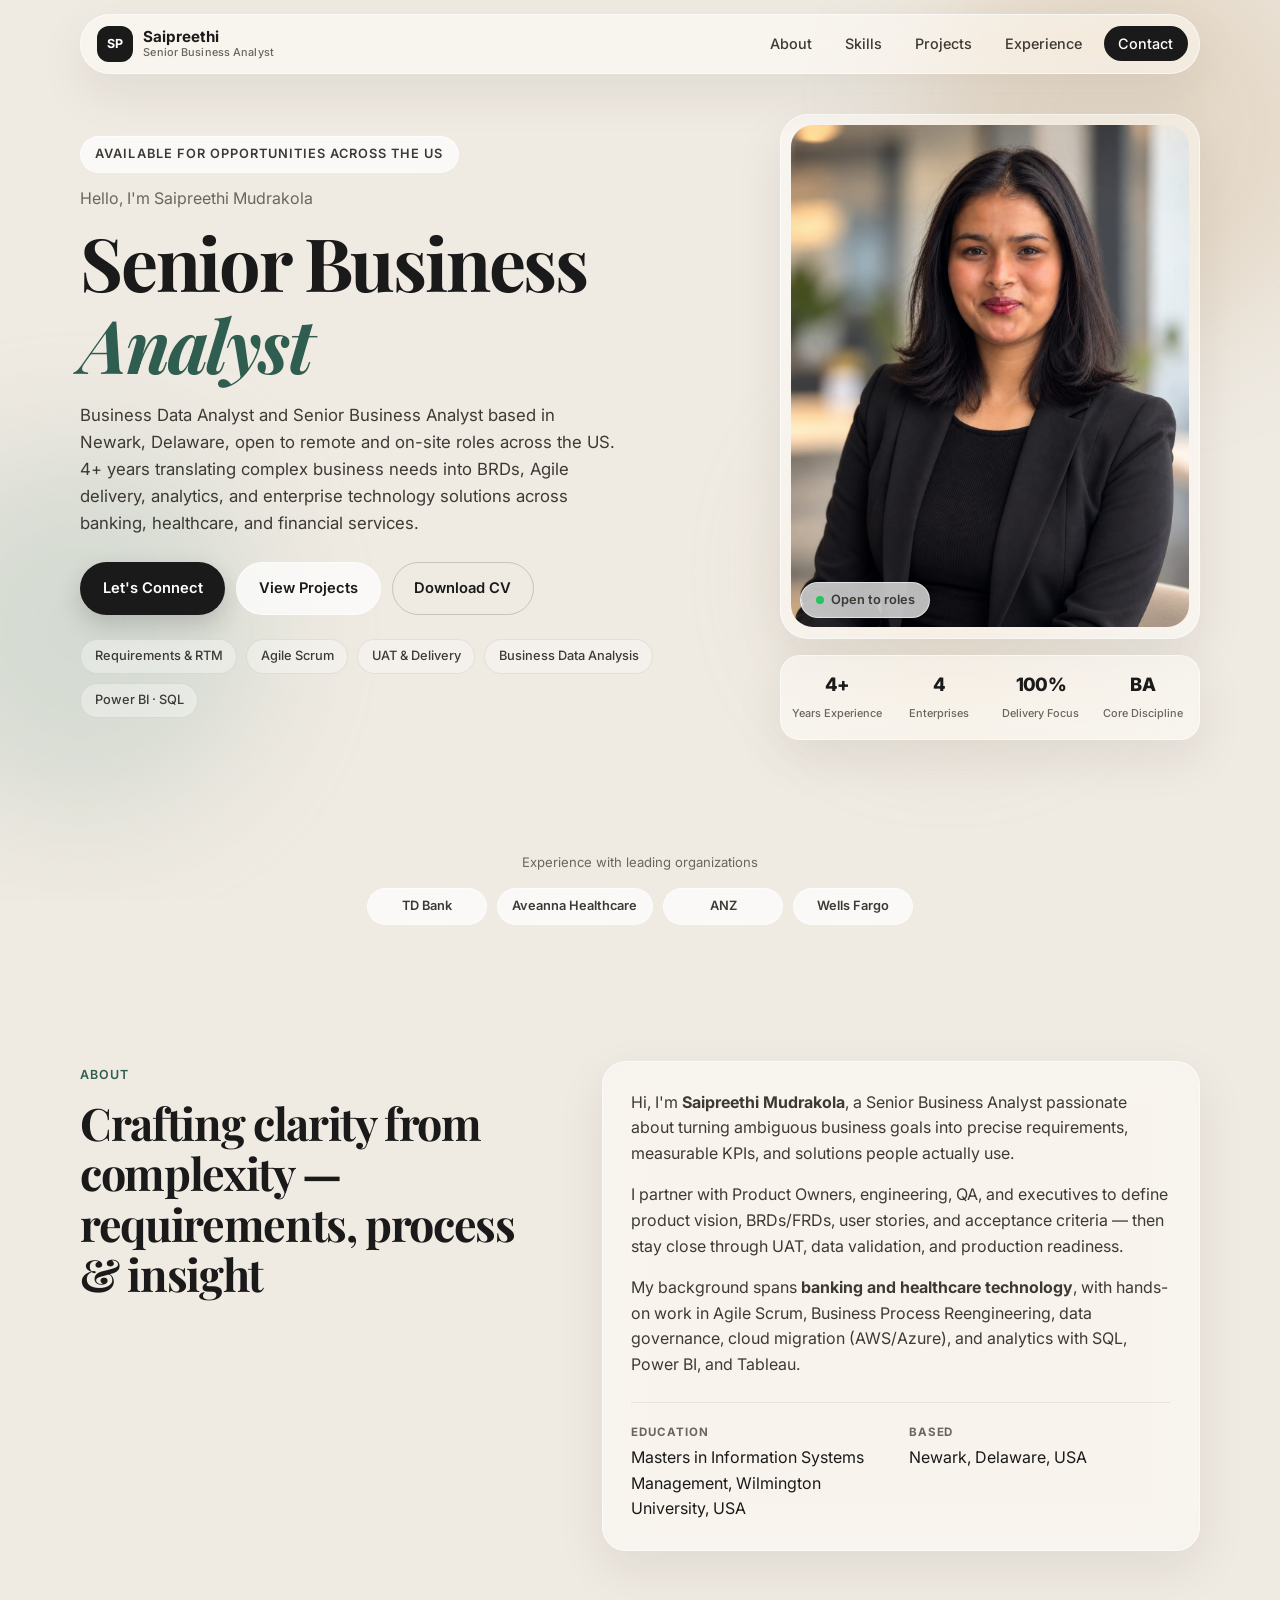
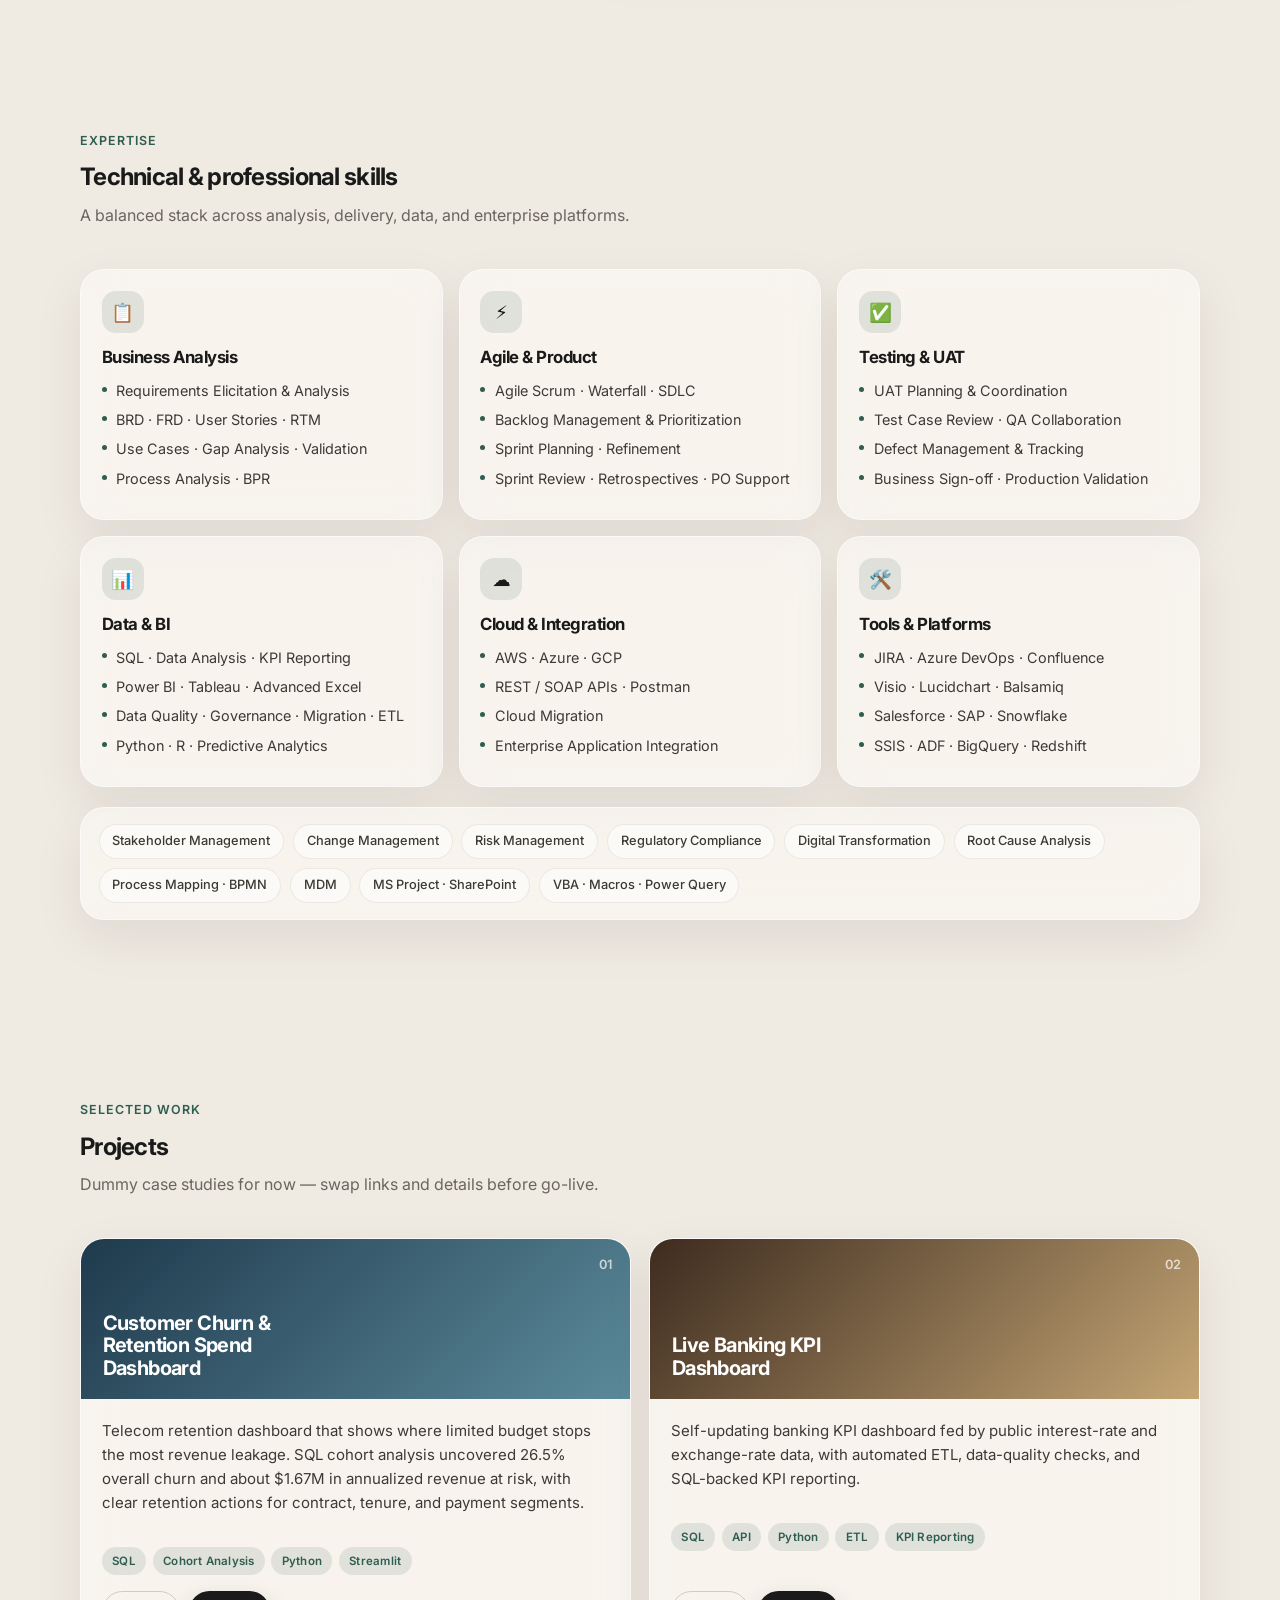
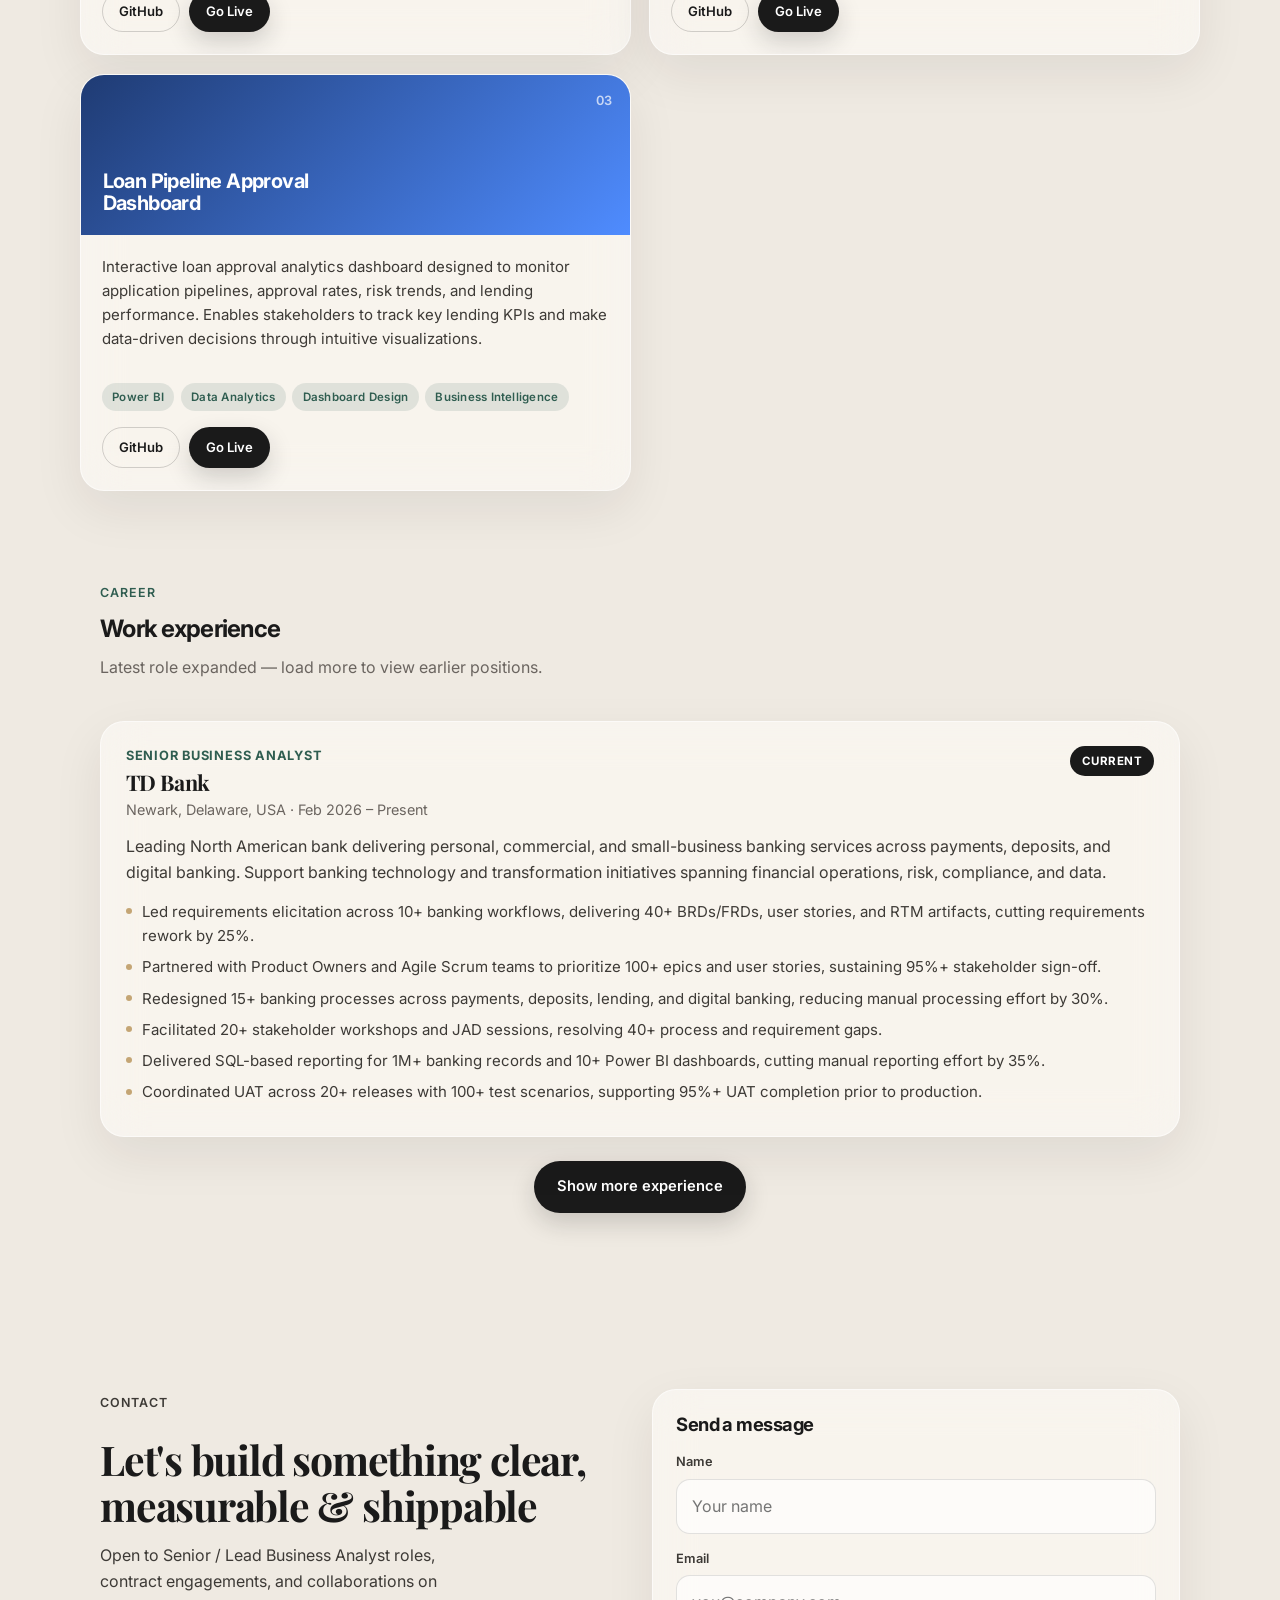
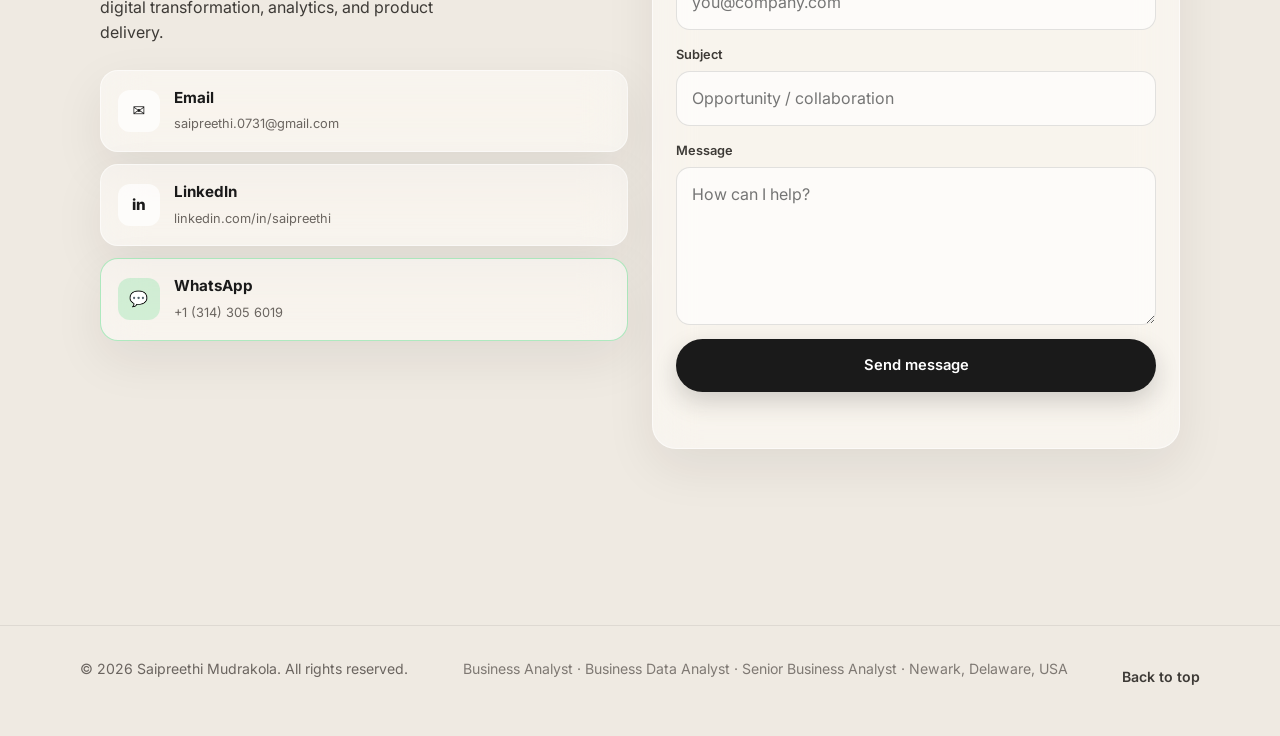
<file: index.html>
<!DOCTYPE html>
<html lang="en">
<head>
  <meta charset="UTF-8" />
  <meta name="viewport" content="width=device-width, initial-scale=1.0" />
  <meta http-equiv="X-UA-Compatible" content="IE=edge" />

  <!-- Primary SEO -->
  <title>Saipreethi Mudrakola | Business Data Analyst &amp; Senior Business Analyst</title>
  <meta name="title" content="Saipreethi Mudrakola | Business Data Analyst &amp; Senior Business Analyst" />
  <meta name="description" content="Saipreethi Mudrakola is a Business Data Analyst and Senior Business Analyst in Delaware, open to roles across the US. SQL, Power BI, Agile, BRDs, UAT." />
  <meta name="keywords" content="Saipreethi Mudrakola, Saipreethi Mudhrakola, Preethi Mudrakola, Preethi Mudhrakola, Business Data Analyst, Business Analyst, Senior Business Analyst, Business Analyst Delaware, remote Business Analyst USA, SQL, Power BI, Agile Scrum, BRD, UAT" />
  <meta name="author" content="Saipreethi Mudrakola" />
  <meta name="robots" content="index, follow, max-image-preview:large, max-snippet:-1, max-video-preview:-1" />
  <meta name="googlebot" content="index, follow" />
  <meta name="theme-color" content="#f3efe8" />
  <link rel="canonical" href="https://saipreethimudrakola.github.io/SaipreethiMudrakola/" />

  <!-- Open Graph -->
  <meta property="og:type" content="website" />
  <meta property="og:url" content="https://saipreethimudrakola.github.io/SaipreethiMudrakola/" />
  <meta property="og:title" content="Saipreethi Mudrakola | Business Data Analyst &amp; Senior Business Analyst" />
  <meta property="og:description" content="Business Data Analyst and Senior Business Analyst based in Delaware, open to roles across the US. SQL, Power BI, Agile delivery, BRDs and UAT." />
  <meta property="og:image" content="https://saipreethimudrakola.github.io/SaipreethiMudrakola/assets/images/sai-preethi-mudrakola.jpeg" />
  <meta property="og:image:alt" content="Saipreethi Mudrakola, Business Data Analyst and Senior Business Analyst" />
  <meta property="og:site_name" content="Saipreethi Mudrakola Portfolio" />
  <meta property="og:locale" content="en_US" />

  <!-- Twitter -->
  <meta name="twitter:card" content="summary_large_image" />
  <meta name="twitter:title" content="Saipreethi Mudrakola | Business Data Analyst &amp; Senior Business Analyst" />
  <meta name="twitter:description" content="Business Data Analyst and Senior Business Analyst in Delaware, open to US roles. SQL, Power BI, Agile, requirements." />
  <meta name="twitter:image" content="https://saipreethimudrakola.github.io/SaipreethiMudrakola/assets/images/sai-preethi-mudrakola.jpeg" />

  <!-- Favicon -->
  <link rel="icon" type="image/svg+xml" href="assets/icons/favicon.svg" />
  <link rel="apple-touch-icon" href="assets/images/sai-preethi-mudrakola.jpeg" />

  <!-- Fonts -->
  <link rel="preconnect" href="https://fonts.googleapis.com" />
  <link rel="preconnect" href="https://fonts.gstatic.com" crossorigin />
  <link href="https://fonts.googleapis.com/css2?family=Inter:wght@400;500;600;700;800&family=Playfair+Display:wght@600;700&display=swap" rel="stylesheet" />

  <link rel="stylesheet" href="styles.css" />

  <!-- Person + WebSite structured data for Google name search -->
  <script type="application/ld+json">
  {
    "@context": "https://schema.org",
    "@graph": [
      {
        "@type": "Person",
        "@id": "https://saipreethimudrakola.github.io/SaipreethiMudrakola/#person",
        "name": "Saipreethi Mudrakola",
        "givenName": "Saipreethi",
        "familyName": "Mudrakola",
        "alternateName": ["Saipreethi", "Preethi Mudrakola", "Saipreethi Mudhrakola", "Preethi Mudhrakola" , "SaiPreethi Mudrakola", "Saipreethi Mudrakola , "Preethi"],
        "url": "https://saipreethimudrakola.github.io/SaipreethiMudrakola/",
        "mainEntityOfPage": "https://saipreethimudrakola.github.io/SaipreethiMudrakola/",
        "image": {
          "@type": "ImageObject",
          "@id": "https://saipreethimudrakola.github.io/SaipreethiMudrakola/#sai-preethi-mudrakola",
          "url": "https://saipreethimudrakola.github.io/SaipreethiMudrakola/assets/images/sai-preethi-mudrakola.jpeg",
          "contentUrl": "https://saipreethimudrakola.github.io/SaipreethiMudrakola/assets/images/sai-preethi-mudrakola.jpeg",
          "caption": "Saipreethi Mudrakola, Business Data Analyst and Senior Business Analyst",
          "creditText": "Saipreethi Mudrakola"
        },
        "jobTitle": "Business Data Analyst | Senior Business Analyst",
        "description": "Business Data Analyst and Senior Business Analyst in Delaware with 4+ years of experience in requirements management, SQL, Power BI, Agile Scrum, UAT and digital transformation. Open to opportunities across the United States.",
        "address": {
          "@type": "PostalAddress",
          "addressLocality": "Newark",
          "addressRegion": "DE",
          "addressCountry": "US"
        },
        "homeLocation": { "@type": "Place", "name": "Newark, Delaware, USA" },
        "hasOccupation": [
          {
            "@type": "Occupation",
            "name": "Business Data Analyst",
            "occupationLocation": { "@type": "Country", "name": "United States" },
            "skills": "SQL, Power BI, data analysis, reporting, dashboards, KPI analysis"
          },
          {
            "@type": "Occupation",
            "name": "Senior Business Analyst",
            "occupationLocation": { "@type": "Country", "name": "United States" },
            "skills": "Requirements management, BRD, FRD, Agile Scrum, UAT, stakeholder management"
          },
          {
            "@type": "Occupation",
            "name": "Business Analyst",
            "occupationLocation": { "@type": "Country", "name": "United States" }
          }
        ],
        "alumniOf": {
          "@type": "CollegeOrUniversity",
          "name": "Wilmington University"
        },
        "worksFor": { "@type": "Organization", "name": "TD Bank" },
        "knowsAbout": [
          "Business Analysis", "Business Data Analysis", "Agile Scrum", "Requirements Engineering",
          "BRD", "FRD", "UAT", "Power BI", "SQL", "Data Governance",
          "Digital Transformation", "Cloud Migration"
        ],
        "sameAs": [
          "https://www.linkedin.com/in/saipreethi",
          "https://github.com/SaipreethiMudrakola"
        ]
      },
      {
        "@type": "WebSite",
        "@id": "https://saipreethimudrakola.github.io/SaipreethiMudrakola/#website",
        "url": "https://saipreethimudrakola.github.io/SaipreethiMudrakola/",
        "name": "Saipreethi Mudrakola",
        "alternateName": ["Saipreethi Mudrakola Portfolio", "Saipreethi Mudrakola | Business Data Analyst"],
        "description": "Official portfolio of Saipreethi Mudrakola, Business Data Analyst and Senior Business Analyst in Delaware.",
        "publisher": { "@id": "https://saipreethimudrakola.github.io/SaipreethiMudrakola/#person" },
        "inLanguage": "en-US"
      },
      {
        "@type": "ProfilePage",
        "@id": "https://saipreethimudrakola.github.io/SaipreethiMudrakola/#profilepage",
        "url": "https://saipreethimudrakola.github.io/SaipreethiMudrakola/",
        "name": "Saipreethi Mudrakola | Business Data Analyst & Senior Business Analyst",
        "primaryImageOfPage": { "@id": "https://saipreethimudrakola.github.io/SaipreethiMudrakola/#sai-preethi-mudrakola" },
        "mainEntity": { "@id": "https://saipreethimudrakola.github.io/SaipreethiMudrakola/#person" },
        "isPartOf": { "@id": "https://saipreethimudrakola.github.io/SaipreethiMudrakola/#website" }
      }
    ]
  }
  </script>
</head>
<body>
  <!-- Skip link for accessibility / ATS / crawlers -->
  <a class="skip-link" href="#main">Skip to main content</a>

  <!-- Ambient background orbs -->
  <div class="bg-orbs" aria-hidden="true">
    <span class="orb orb-1"></span>
    <span class="orb orb-2"></span>
    <span class="orb orb-3"></span>
  </div>

  <header class="site-header" id="top">
    <nav class="nav glass" aria-label="Primary">
      <a class="logo" href="#top" aria-label="Saipreethi Mudrakola home">
        <span class="logo-mark">SP</span>
        <span class="logo-text-wrap">
          <span class="logo-text">Saipreethi</span>
          <span class="logo-subtitle">Senior Business Analyst</span>
        </span>
      </a>
      <button class="nav-toggle" id="navToggle" aria-expanded="false" aria-controls="navMenu" aria-label="Open menu">
        <span></span><span></span><span></span>
      </button>
      <ul class="nav-menu" id="navMenu">
        <li><a href="#about">About</a></li>
        <li><a href="#skills">Skills</a></li>
        <li><a href="#projects">Projects</a></li>
        <li><a href="#experience">Experience</a></li>
        <li><a href="#contact" class="nav-cta">Contact</a></li>
      </ul>
    </nav>
  </header>

  <main id="main">
    <!-- HERO -->
    <section class="hero section" id="home" aria-labelledby="hero-heading">
      <div class="container hero-grid">
        <div class="hero-copy">
          <p class="eyebrow glass-pill">Available for opportunities across the US</p>
          <p class="hero-hello">Hello, I'm Saipreethi Mudrakola</p>
          <h1 id="hero-heading">
            Senior Business<br />
            <span class="accent">Analyst</span>
          </h1>
          <p class="hero-lead">
            Business Data Analyst and Senior Business Analyst based in Newark, Delaware, open to remote and on-site roles across the US. 4+ years translating complex business needs into BRDs, Agile delivery,
            analytics, and enterprise technology solutions across banking,
            healthcare, and financial services.
          </p>
          <div class="hero-actions">
            <a class="btn btn-primary" href="#contact">Let's Connect</a>
            <a class="btn btn-ghost" href="#projects">View Projects</a>
            <a class="btn btn-outline" href="assets/Sai_Preethi_Mudrakola_CV.pdf" download>Download CV</a>
          </div>
          <ul class="hero-tags" aria-label="Core strengths">
            <li>Requirements &amp; RTM</li>
            <li>Agile Scrum</li>
            <li>UAT &amp; Delivery</li>
            <li>Business Data Analysis</li>
            <li>Power BI · SQL</li>
          </ul>
        </div>

        <div class="hero-visual">
          <div class="portrait-frame glass">
            <!-- Replace assets/images/sai-preethi-mudrakola.jpg with your professional photo -->
            <img
              src="assets/images/sai-preethi-mudrakola.jpeg"
              alt="Professional sai-preethi-mudrakola of Saipreethi Mudrakola, Senior Business Analyst"
              width="480"
              height="560"
              class="portrait-img"
              id="portraitImg"
              onerror="this.classList.add('is-hidden'); document.getElementById('portraitFallback').classList.remove('is-hidden');"
            />
            <div class="portrait-fallback is-hidden" id="portraitFallback" aria-hidden="true">
              <span class="portrait-initials">SP</span>
              <span class="portrait-note">Add sai-preethi-mudrakola.jpg</span>
            </div>
            <div class="portrait-badge glass-pill">
              <span class="pulse"></span> Open to roles
            </div>
          </div>

          <aside class="hero-stats glass" aria-label="Career highlights">
            <div class="stat">
              <strong>4+</strong>
              <span>Years Experience</span>
            </div>
            <div class="stat">
              <strong>4</strong>
              <span>Enterprises</span>
            </div>
            <div class="stat">
              <strong>100%</strong>
              <span>Delivery Focus</span>
            </div>
            <div class="stat">
              <strong>BA</strong>
              <span>Core Discipline</span>
            </div>
          </aside>
        </div>
      </div>
    </section>

    <!-- TRUST STRIP -->
    <section class="trust section-tight" aria-label="Organizations worked with">
      <div class="container">
        <p class="trust-label">Experience with leading organizations</p>
        <ul class="trust-row">
          <li class="glass-pill">TD Bank</li>
          <li class="glass-pill">Aveanna Healthcare</li>
          <li class="glass-pill">ANZ</li>
          <li class="glass-pill">Wells Fargo</li>
        </ul>
      </div>
    </section>

    <!-- ABOUT -->
    <section class="about section" id="about" aria-labelledby="about-heading">
      <div class="container about-grid">
        <div class="about-title-block">
          <p class="eyebrow">About</p>
          <h2 id="about-heading">Crafting clarity from complexity — requirements, process &amp; insight</h2>
        </div>
        <div class="about-card glass">
          <p>
            Hi, I'm <strong>Saipreethi Mudrakola</strong>, a Senior Business Analyst passionate about
            turning ambiguous business goals into precise requirements, measurable KPIs, and
            solutions people actually use.
          </p>
          <p>
            I partner with Product Owners, engineering, QA, and executives to define product vision,
            BRDs/FRDs, user stories, and acceptance criteria — then stay close through UAT,
            data validation, and production readiness.
          </p>
          <p>
            My background spans <strong>banking and healthcare technology</strong>,
            with hands-on work in Agile Scrum, Business Process Reengineering, data governance,
            cloud migration (AWS/Azure), and analytics with SQL, Power BI, and Tableau.
          </p>
          <div class="about-meta">
            <div>
              <span class="meta-label">Education</span>
              <span>Masters in Information Systems Management, Wilmington University, USA</span>
            </div>
            <div>
              <span class="meta-label">Based</span>
              <span>Newark, Delaware, USA</span>
            </div>
          </div>
        </div>
      </div>
    </section>

    <!-- SKILLS -->
    <section class="skills section" id="skills" aria-labelledby="skills-heading">
      <div class="container">
        <div class="section-head">
          <p class="eyebrow">Expertise</p>
          <h2 id="skills-heading">Technical &amp; professional skills</h2>
          <p class="section-sub">A balanced stack across analysis, delivery, data, and enterprise platforms.</p>
        </div>

        <div class="skills-grid">
          <article class="skill-card glass">
            <div class="skill-icon" aria-hidden="true">📋</div>
            <h3>Business Analysis</h3>
            <ul>
              <li>Requirements Elicitation &amp; Analysis</li>
              <li>BRD · FRD · User Stories · RTM</li>
              <li>Use Cases · Gap Analysis · Validation</li>
              <li>Process Analysis · BPR</li>
            </ul>
          </article>
          <article class="skill-card glass">
            <div class="skill-icon" aria-hidden="true">⚡</div>
            <h3>Agile &amp; Product</h3>
            <ul>
              <li>Agile Scrum · Waterfall · SDLC</li>
              <li>Backlog Management &amp; Prioritization</li>
              <li>Sprint Planning · Refinement</li>
              <li>Sprint Review · Retrospectives · PO Support</li>
            </ul>
          </article>
          <article class="skill-card glass">
            <div class="skill-icon" aria-hidden="true">✅</div>
            <h3>Testing &amp; UAT</h3>
            <ul>
              <li>UAT Planning &amp; Coordination</li>
              <li>Test Case Review · QA Collaboration</li>
              <li>Defect Management &amp; Tracking</li>
              <li>Business Sign-off · Production Validation</li>
            </ul>
          </article>
          <article class="skill-card glass">
            <div class="skill-icon" aria-hidden="true">📊</div>
            <h3>Data &amp; BI</h3>
            <ul>
              <li>SQL · Data Analysis · KPI Reporting</li>
              <li>Power BI · Tableau · Advanced Excel</li>
              <li>Data Quality · Governance · Migration · ETL</li>
              <li>Python · R · Predictive Analytics</li>
            </ul>
          </article>
          <article class="skill-card glass">
            <div class="skill-icon" aria-hidden="true">☁️</div>
            <h3>Cloud &amp; Integration</h3>
            <ul>
              <li>AWS · Azure · GCP</li>
              <li>REST / SOAP APIs · Postman</li>
              <li>Cloud Migration</li>
              <li>Enterprise Application Integration</li>
            </ul>
          </article>
          <article class="skill-card glass">
            <div class="skill-icon" aria-hidden="true">🛠️</div>
            <h3>Tools &amp; Platforms</h3>
            <ul>
              <li>JIRA · Azure DevOps · Confluence</li>
              <li>Visio · Lucidchart · Balsamiq</li>
              <li>Salesforce · SAP · Snowflake</li>
              <li>SSIS · ADF · BigQuery · Redshift</li>
            </ul>
          </article>
        </div>

        <div class="skill-chips glass" aria-label="Additional skills">
          <span>Stakeholder Management</span>
          <span>Change Management</span>
          <span>Risk Management</span>
          <span>Regulatory Compliance</span>
          <span>Digital Transformation</span>
          <span>Root Cause Analysis</span>
          <span>Process Mapping · BPMN</span>
          <span>MDM</span>
          <span>MS Project · SharePoint</span>
          <span>VBA · Macros · Power Query</span>
        </div>
      </div>
    </section>

    <!-- PROJECTS -->
    <section class="projects section" id="projects" aria-labelledby="projects-heading">
      <div class="container">
        <div class="section-head">
          <p class="eyebrow">Selected work</p>
          <h2 id="projects-heading">Projects</h2>
          <p class="section-sub">Dummy case studies for now — swap links and details before go-live.</p>
        </div>

        <div class="projects-grid">

  <!-- Project 1 -->
  <article class="project-card glass">
    <div class="project-media" style="--p:linear-gradient(135deg,#1f3a4d,#5b8a9a)">
      <span class="project-num">01</span>
      <h3>Customer Churn &amp; Retention Spend Dashboard</h3>
    </div>
    <div class="project-body">
      <p>
        Telecom retention dashboard that shows where limited budget stops the most revenue leakage.
        SQL cohort analysis uncovered 26.5% overall churn and about $1.67M in annualized revenue at risk,
        with clear retention actions for contract, tenure, and payment segments.
      </p>
      <ul class="project-skills" aria-label="Project skills">
        <li>SQL</li>
        <li>Cohort Analysis</li>
        <li>Python</li>
        <li>Streamlit</li>
      </ul>
      <div class="project-actions">
        <a class="btn btn-sm btn-outline" href="https://github.com/SaipreethiMudrakola/customer-churn-retention-spend-dashboard" target="_blank" rel="noopener noreferrer">GitHub</a>
        <a class="btn btn-sm btn-primary" href="https://customer-churn-retention-spend-dashboard-saipreethi-m.streamlit.app/" target="_blank" rel="noopener noreferrer">Go Live</a>
      </div>
    </div>
  </article>

  <!-- Project 2 -->
  <article class="project-card glass">
    <div class="project-media" style="--p:linear-gradient(135deg,#3d2b1f,#c4a574)">
      <span class="project-num">02</span>
      <h3>Live Banking KPI Dashboard</h3>
    </div>
    <div class="project-body">
      <p>
        Self-updating banking KPI dashboard fed by public interest-rate and exchange-rate data,
        with automated ETL, data-quality checks, and SQL-backed KPI reporting.
      </p>
      <ul class="project-skills" aria-label="Project skills">
        <li>SQL</li>
        <li>API</li>
        <li>Python</li>
        <li>ETL</li>
        <li>KPI Reporting</li>
      </ul>
      <div class="project-actions">
        <a class="btn btn-sm btn-outline" href="https://github.com/SaipreethiMudrakola/live-banking-kpi-dashboard" target="_blank" rel="noopener noreferrer">GitHub</a>
        <a class="btn btn-sm btn-primary" href="https://saipreethimudrakola.github.io/live-banking-kpi-dashboard/" target="_blank" rel="noopener noreferrer">Go Live</a>
      </div>
    </div>
  </article>

  <!-- Project 3 -->
  <article class="project-card glass">
    <div class="project-media" style="--p:linear-gradient(135deg,#1f3b73,#4f8cff)">
      <span class="project-num">03</span>
      <h3>Loan Pipeline Approval Dashboard</h3>
    </div>
    <div class="project-body">
      <p>
        Interactive loan approval analytics dashboard designed to monitor
        application pipelines, approval rates, risk trends, and lending
        performance. Enables stakeholders to track key lending KPIs and
        make data-driven decisions through intuitive visualizations.
      </p>
      <ul class="project-skills" aria-label="Project skills">
        <li>Power BI</li>
        <li>Data Analytics</li>
        <li>Dashboard Design</li>
        <li>Business Intelligence</li>
      </ul>
      <div class="project-actions">
        <a class="btn btn-sm btn-outline" href="https://github.com/SaipreethiMudrakola/loan-pipeline-approval-dashboard" target="_blank" rel="noopener noreferrer">GitHub</a>
        <a class="btn btn-sm btn-primary" href="https://saipreethimudrakola.github.io/loan-pipeline-approval-dashboard/" target="_blank" rel="noopener noreferrer">Go Live</a>
      </div>
    </div>
  </article>

</div>

         <!--  Project 4 
          <article class="project-card glass">
            <div class="project-media" style="--p:linear-gradient(135deg,#2a1f3d,#8a6fad)">
              <span class="project-num">04</span>
              <h3>Retail Finance API Validation Kit</h3>
            </div>
            <div class="project-body">
              <p>
                End-to-end validation of POS–ERP–payment integrations using Postman and Python,
                with UAT packs and reconciliation checks for go-live readiness.
              </p>
              <ul class="project-skills" aria-label="Project skills">
                <li>REST APIs</li>
                <li>Postman</li>
                <li>Python</li>
                <li>UAT</li>
              </ul>
              <div class="project-actions">
                <a class="btn btn-sm btn-outline" href="https://github.com/SaipreethiMudrakola" target="_blank" rel="noopener noreferrer">GitHub</a>
                <a class="btn btn-sm btn-primary" href="https://saipreethimudrakola.github.io/SaipreethiMudrakola/" target="_blank" rel="noopener noreferrer">Go Live</a>
              </div>
            </div>
          </article>
        </div>
      </div>
    </section> -->

    <!-- EXPERIENCE -->
    <section class="experience section" id="experience" aria-labelledby="experience-heading">
      <div class="container">
        <div class="section-head">
          <p class="eyebrow">Career</p>
          <h2 id="experience-heading">Work experience</h2>
          <p class="section-sub">Latest role expanded — load more to view earlier positions.</p>
        </div>

        <div class="timeline" id="experienceList">
          <!-- Job 1 — always visible -->
          <article class="exp-card glass is-visible" data-exp="0">
            <div class="exp-head">
              <div>
                <p class="exp-role">Senior Business Analyst</p>
                <h3 class="exp-company">TD Bank</h3>
                <p class="exp-meta">Newark, Delaware, USA · Feb 2026 – Present</p>
              </div>
              <span class="exp-tag">Current</span>
            </div>
            <p class="exp-desc">
              Leading North American bank delivering personal, commercial, and small-business banking services
              across payments, deposits, and digital banking. Support banking technology and transformation
              initiatives spanning financial operations, risk, compliance, and data.
            </p>
            <ul class="exp-bullets">
              <li>Led requirements elicitation across 10+ banking workflows, delivering 40+ BRDs/FRDs, user stories, and RTM artifacts, cutting requirements rework by 25%.</li>
              <li>Partnered with Product Owners and Agile Scrum teams to prioritize 100+ epics and user stories, sustaining 95%+ stakeholder sign-off.</li>
              <li>Redesigned 15+ banking processes across payments, deposits, lending, and digital banking, reducing manual processing effort by 30%.</li>
              <li>Facilitated 20+ stakeholder workshops and JAD sessions, resolving 40+ process and requirement gaps.</li>
              <li>Delivered SQL-based reporting for 1M+ banking records and 10+ Power BI dashboards, cutting manual reporting effort by 35%.</li>
              <li>Coordinated UAT across 20+ releases with 100+ test scenarios, supporting 95%+ UAT completion prior to production.</li>
            </ul>
          </article>

          <!-- Job 2 — hidden until expand -->
          <article class="exp-card glass is-collapsed" data-exp="1" hidden>
            <div class="exp-head">
              <div>
                <p class="exp-role">Business Analyst</p>
                <h3 class="exp-company">Aveanna Healthcare</h3>
                <p class="exp-meta">Christiana, Delaware, USA · Feb 2025 – Dec 2025</p>
              </div>
            </div>
            <p class="exp-desc">
              U.S. healthcare company providing home healthcare, hospice, nursing, therapy, and personal care
              for children and adults with complex medical needs. Led requirement elicitation, workshops, and
              backlog grooming across clinical systems, revenue cycle, and reporting.
            </p>
            <ul class="exp-bullets">
              <li>Led requirements elicitation across 10+ healthcare workflows, producing 50+ BRDs/FRDs, user stories, and RTM artifacts, reducing rework by 25%.</li>
              <li>Managed and prioritized 100+ epics and user stories with Product Owners, maintaining 95%+ stakeholder sign-off.</li>
              <li>Redesigned 15+ healthcare workflows spanning patient services, scheduling, billing, and administration, cutting manual effort by 30%.</li>
              <li>Built SQL-based KPI reporting and 10+ Power BI dashboards for operational and financial metrics, improving reporting reliability by 25%.</li>
              <li>Coordinated UAT for 20+ application releases and supported cloud migration and data governance across 5+ enterprise systems.</li>
            </ul>
          </article>

          <!-- Job 3 -->
          <article class="exp-card glass is-collapsed" data-exp="2" hidden>
            <div class="exp-head">
              <div>
                <p class="exp-role">Data &amp; Business Analyst</p>
                <h3 class="exp-company">ANZ</h3>
                <p class="exp-meta">Mumbai, India · Jul 2022 – Dec 2023</p>
              </div>
            </div>
            <p class="exp-desc">
              Multinational banking and financial services group. Executed advanced SQL analysis independently to support decisions.
            </p>
            <ul class="exp-bullets">
              <li>Analyzed trading, portfolio, risk, and financial data — P&amp;L trends, exposure, and performance insights.</li>
              <li>Gathered requirements from front/middle office, risk, finance, and compliance into specs and reporting needs.</li>
              <li>Delivered Power BI dashboards for revenue, capital exposure, portfolio, and regulatory metrics.</li>
              <li>Supported Agile delivery via JIRA/Confluence; automated reconciliation with Excel/VBA.</li>
            </ul>
          </article>

          <!-- Job 4 -->
          <article class="exp-card glass is-collapsed" data-exp="3" hidden>
            <div class="exp-head">
              <div>
                <p class="exp-role">Business Analyst</p>
                <h3 class="exp-company">Wells Fargo</h3>
                <p class="exp-meta">Hyderabad, India · Apr 2021 – Jun 2022</p>
              </div>
            </div>
            <p class="exp-desc">
              Leading U.S. financial services company providing banking, lending, investment, and wealth
              management services. Supported transformation initiatives across banking operations, financial
              products, risk, and compliance.
            </p>
            <ul class="exp-bullets">
              <li>Partnered with stakeholders and Product Owners to document BRDs, FRDs, user stories, and acceptance criteria for lending, payments, and retail banking.</li>
              <li>Analyzed customer, transaction, and risk data using SQL, Power BI, Tableau, and Excel to support regulatory reporting and audit readiness.</li>
              <li>Prioritized 150+ backlog items and coordinated UAT to support on-time delivery of banking applications.</li>
              <li>Improved operational efficiency by 20% through process and gap analysis, enhancing data quality and customer onboarding.</li>
            </ul>
          </article>
        </div>

        <div class="exp-actions">
          <button type="button" class="btn btn-primary" id="toggleExperience" aria-expanded="false">
            Show more experience
          </button>
        </div>
      </div>
    </section>

    <!-- CONTACT -->
    <section class="contact section" id="contact" aria-labelledby="contact-heading">
      <div class="container contact-grid">
        <div class="contact-intro">
          <p class="eyebrow">Contact</p>
          <h2 id="contact-heading">Let's build something clear, measurable &amp; shippable</h2>
          <p>
            Open to Senior / Lead Business Analyst roles, contract engagements, and collaborations
            on digital transformation, analytics, and product delivery.
          </p>

          <div class="contact-methods">
            <a class="contact-method glass" href="mailto:saipreethi.0731@gmail.com">
              <span class="cm-icon" aria-hidden="true">✉️</span>
              <span>
                <strong>Email</strong>
                <small>saipreethi.0731@gmail.com</small>
              </span>
            </a>
            <a class="contact-method glass" href="https://www.linkedin.com/in/saipreethi" target="_blank" rel="noopener noreferrer">
              <span class="cm-icon" aria-hidden="true">in</span>
              <span>
                <strong>LinkedIn</strong>
                <small>linkedin.com/in/saipreethi</small>
              </span>
            </a>
            <a class="contact-method glass whatsapp" id="whatsappBtn" href="https://wa.me/13143056019?text=Hi%20Sai%20Preethi%2C%20I%20found%20your%20portfolio%20and%20would%20like%20to%20connect." target="_blank" rel="noopener noreferrer">
              <span class="cm-icon" aria-hidden="true">💬</span>
              <span>
                <strong>WhatsApp</strong>
                <small>+1 (314) 305 6019</small>
              </span>
            </a>
          </div>
        </div>

        <form class="contact-form glass" id="contactForm" novalidate>
          <h3>Send a message</h3>
          <div class="form-row">
            <label for="name">Name</label>
            <input type="text" id="name" name="name" autocomplete="name" required placeholder="Your name" />
          </div>
          <div class="form-row">
            <label for="email">Email</label>
            <input type="email" id="email" name="email" autocomplete="email" required placeholder="you@company.com" />
          </div>
          <div class="form-row">
            <label for="subject">Subject</label>
            <input type="text" id="subject" name="subject" required placeholder="Opportunity / collaboration" />
          </div>
          <div class="form-row">
            <label for="message">Message</label>
            <textarea id="message" name="message" rows="5" required placeholder="How can I help?"></textarea>
          </div>
          <button type="submit" class="btn btn-primary btn-block">Send message</button>
          <p class="form-note" id="formNote" role="status" aria-live="polite"></p>
        </form>
      </div>
    </section>
  </main>

  <footer class="site-footer">
    <div class="container footer-inner">
      <p>© <span id="year"></span> Saipreethi Mudrakola. All rights reserved.</p>
      <p class="footer-seo">Business Analyst · Business Data Analyst · Senior Business Analyst · Newark, Delaware, USA</p>
      <a href="#main" class="back-top">Back to top</a>
    </div>
  </footer>

  <script src="script.js" defer></script>
</body>
</html>
</file>
<file: styles.css>
/* =========================================================
   Sai Preethi Mudrakola — Portfolio
   iOS-inspired glassmorphism · warm neutral canvas
   ========================================================= */

:root {
  --bg: #efeae2;
  --bg-deep: #e4ddd3;
  --ink: #1a1a1a;
  --ink-soft: #3d3a36;
  --muted: #6b6560;
  --line: rgba(26, 26, 26, 0.08);
  --glass: rgba(255, 255, 255, 0.48);
  --glass-strong: rgba(255, 255, 255, 0.72);
  --glass-border: rgba(255, 255, 255, 0.55);
  --glass-shadow: 0 18px 50px rgba(40, 30, 20, 0.08);
  --accent: #2f5d50;
  --accent-2: #c4a574;
  --accent-soft: rgba(47, 93, 80, 0.12);
  --whatsapp: #25d366;
  --radius: 24px;
  --radius-sm: 14px;
  --radius-pill: 999px;
  --nav-h: 72px;
  --container: 1120px;
  --font: "Inter", system-ui, -apple-system, BlinkMacSystemFont, "Segoe UI", sans-serif;
  --display: "Playfair Display", Georgia, serif;
  --ease: cubic-bezier(0.22, 1, 0.36, 1);
}

*,
*::before,
*::after {
  box-sizing: border-box;
}

html {
  scroll-behavior: smooth;
  scroll-padding-top: calc(var(--nav-h) + 16px);
}

body {
  margin: 0;
  font-family: var(--font);
  color: var(--ink);
  background: var(--bg);
  line-height: 1.6;
  -webkit-font-smoothing: antialiased;
  text-rendering: optimizeLegibility;
  overflow-x: hidden;
}

img {
  max-width: 100%;
  display: block;
}

a {
  color: inherit;
  text-decoration: none;
}

ul {
  margin: 0;
  padding: 0;
  list-style: none;
}

h1, h2, h3 {
  line-height: 1.12;
  letter-spacing: -0.03em;
  margin: 0;
}

p {
  margin: 0 0 1rem;
}

p:last-child {
  margin-bottom: 0;
}

.skip-link {
  position: absolute;
  left: -999px;
  top: 0;
  background: var(--ink);
  color: #fff;
  padding: 0.75rem 1rem;
  z-index: 1000;
}

.skip-link:focus {
  left: 1rem;
  top: 1rem;
}

.is-hidden {
  display: none !important;
}

/* Ambient orbs */
.bg-orbs {
  position: fixed;
  inset: 0;
  pointer-events: none;
  z-index: -1;
  overflow: hidden;
}

.orb {
  position: absolute;
  border-radius: 50%;
  filter: blur(60px);
  opacity: 0.45;
}

.orb-1 {
  width: 420px;
  height: 420px;
  background: #d8c4a8;
  top: -80px;
  right: -60px;
}

.orb-2 {
  width: 360px;
  height: 360px;
  background: #b7c9c0;
  bottom: 10%;
  left: -100px;
}

.orb-3 {
  width: 280px;
  height: 280px;
  background: #e6d5bc;
  top: 48%;
  right: 15%;
  opacity: 0.35;
}

/* Layout */
.container {
  width: min(var(--container), calc(100% - 2.5rem));
  margin-inline: auto;
}

.section {
  padding: 5.5rem 0;
}

.section-tight {
  padding: 1.5rem 0 3rem;
}

.section-head {
  max-width: 640px;
  margin-bottom: 2.5rem;
}

.section-sub {
  color: var(--muted);
  margin-top: 0.75rem;
}

.eyebrow {
  display: inline-flex;
  align-items: center;
  gap: 0.4rem;
  font-size: 0.78rem;
  font-weight: 600;
  letter-spacing: 0.08em;
  text-transform: uppercase;
  color: var(--accent);
  margin-bottom: 0.85rem;
}

.glass {
  background: var(--glass);
  backdrop-filter: blur(22px) saturate(160%);
  -webkit-backdrop-filter: blur(22px) saturate(160%);
  border: 1px solid var(--glass-border);
  box-shadow: var(--glass-shadow);
}

.glass-pill {
  display: inline-flex;
  align-items: center;
  gap: 0.45rem;
  padding: 0.45rem 0.9rem;
  border-radius: var(--radius-pill);
  background: var(--glass-strong);
  backdrop-filter: blur(16px);
  -webkit-backdrop-filter: blur(16px);
  border: 1px solid var(--glass-border);
  font-size: 0.8rem;
  font-weight: 600;
  color: var(--ink-soft);
}

/* Buttons */
.btn {
  display: inline-flex;
  align-items: center;
  justify-content: center;
  gap: 0.4rem;
  border: 1px solid transparent;
  border-radius: var(--radius-pill);
  padding: 0.85rem 1.35rem;
  font: inherit;
  font-size: 0.92rem;
  font-weight: 600;
  cursor: pointer;
  transition: transform 0.25s var(--ease), background 0.25s var(--ease), box-shadow 0.25s var(--ease), border-color 0.25s var(--ease);
}

.btn:hover {
  transform: translateY(-2px);
}

.btn:active {
  transform: translateY(0);
}

.btn-primary {
  background: var(--ink);
  color: #fff;
  box-shadow: 0 10px 24px rgba(26, 26, 26, 0.18);
}

.btn-primary:hover {
  background: #000;
}

.btn-ghost {
  background: var(--glass-strong);
  border-color: var(--glass-border);
  color: var(--ink);
}

.btn-outline {
  background: transparent;
  border-color: rgba(26, 26, 26, 0.18);
  color: var(--ink);
}

.btn-outline:hover {
  background: rgba(255, 255, 255, 0.55);
}

.btn-sm {
  padding: 0.55rem 1rem;
  font-size: 0.82rem;
}

.btn-block {
  width: 100%;
}

/* Header / Nav */
.site-header {
  position: sticky;
  top: 0;
  z-index: 100;
  padding: 0.85rem 0 0;
}

.nav {
  width: min(var(--container), calc(100% - 2.5rem));
  margin: 0 auto;
  min-height: calc(var(--nav-h) - 12px);
  border-radius: var(--radius-pill);
  display: flex;
  align-items: center;
  justify-content: space-between;
  padding: 0.55rem 0.7rem 0.55rem 1rem;
  gap: 1rem;
}

.logo {
  display: inline-flex;
  align-items: center;
  gap: 0.65rem;
  font-weight: 700;
}

.logo-mark {
  width: 36px;
  height: 36px;
  border-radius: 12px;
  display: grid;
  place-items: center;
  background: var(--ink);
  color: #fff;
  font-size: 0.78rem;
  letter-spacing: 0.04em;
}

.logo-text-wrap {
  display: flex;
  flex-direction: column;
  line-height: 1.2;
}

.logo-text {
  font-size: 0.95rem;
}

.logo-subtitle {
  font-size: 0.68rem;
  font-weight: 500;
  letter-spacing: 0.01em;
  color: var(--muted);
  white-space: nowrap;
}

.nav-menu {
  display: flex;
  align-items: center;
  gap: 0.25rem;
}

.nav-menu a {
  padding: 0.55rem 0.9rem;
  border-radius: var(--radius-pill);
  font-size: 0.9rem;
  font-weight: 500;
  color: var(--ink-soft);
  transition: background 0.2s var(--ease), color 0.2s var(--ease);
}

.nav-menu a:hover,
.nav-menu a:focus-visible {
  background: rgba(255, 255, 255, 0.65);
  color: var(--ink);
}

.nav-cta {
  background: var(--ink) !important;
  color: #fff !important;
  margin-left: 0.25rem;
}

.nav-toggle {
  display: none;
  width: 44px;
  height: 44px;
  border: 0;
  border-radius: 12px;
  background: transparent;
  cursor: pointer;
  flex-direction: column;
  align-items: center;
  justify-content: center;
  gap: 5px;
}

.nav-toggle span {
  width: 18px;
  height: 2px;
  background: var(--ink);
  border-radius: 2px;
  transition: 0.25s var(--ease);
}

/* Hero */
.hero {
  padding-top: 2.5rem;
}

.hero-grid {
  display: grid;
  grid-template-columns: 1.1fr 0.9fr;
  gap: 2.5rem;
  align-items: center;
}

.hero-hello {
  font-size: 1rem;
  color: var(--muted);
  margin-bottom: 0.5rem;
}

.hero h1 {
  font-family: var(--display);
  font-size: clamp(2.8rem, 6vw, 4.6rem);
  font-weight: 700;
  margin-bottom: 1.1rem;
}

.hero h1 .accent {
  color: var(--accent);
  font-style: italic;
}

.hero-lead {
  font-size: 1.05rem;
  color: var(--ink-soft);
  max-width: 34rem;
  margin-bottom: 1.6rem;
}

.hero-actions {
  display: flex;
  flex-wrap: wrap;
  gap: 0.7rem;
  margin-bottom: 1.5rem;
}

.hero-tags {
  display: flex;
  flex-wrap: wrap;
  gap: 0.55rem;
}

.hero-tags li {
  padding: 0.4rem 0.85rem;
  border-radius: var(--radius-pill);
  border: 1px solid var(--line);
  background: rgba(255, 255, 255, 0.35);
  font-size: 0.8rem;
  font-weight: 500;
  color: var(--ink-soft);
}

.hero-visual {
  position: relative;
  display: grid;
  gap: 1rem;
  justify-items: end;
}

.portrait-frame {
  position: relative;
  width: min(100%, 420px);
  aspect-ratio: 4 / 5;
  border-radius: 28px;
  overflow: hidden;
  padding: 0.65rem;
}

.portrait-img {
  width: 100%;
  height: 100%;
  object-fit: cover;
  border-radius: 22px;
  background: linear-gradient(160deg, #d7cfc4, #b9c4bc);
}

.portrait-fallback {
  position: absolute;
  inset: 0.65rem;
  border-radius: 22px;
  display: grid;
  place-content: center;
  justify-items: center;
  gap: 0.5rem;
  background: linear-gradient(160deg, #cfc6b8, #a8b8b0);
  color: rgba(26, 26, 26, 0.75);
}

.portrait-initials {
  font-family: var(--display);
  font-size: 4rem;
  font-weight: 700;
}

.portrait-note {
  font-size: 0.85rem;
  font-weight: 600;
}

.portrait-badge {
  position: absolute;
  left: 1.2rem;
  bottom: 1.2rem;
  z-index: 2;
}

.pulse {
  width: 8px;
  height: 8px;
  border-radius: 50%;
  background: #22c55e;
  box-shadow: 0 0 0 0 rgba(34, 197, 94, 0.5);
  animation: pulse 1.8s infinite;
}

@keyframes pulse {
  70% {
    box-shadow: 0 0 0 10px rgba(34, 197, 94, 0);
  }
  100% {
    box-shadow: 0 0 0 0 rgba(34, 197, 94, 0);
  }
}

.hero-stats {
  width: min(100%, 420px);
  display: grid;
  grid-template-columns: repeat(4, 1fr);
  gap: 0.35rem;
  border-radius: 20px;
  padding: 0.9rem 0.5rem;
  text-align: center;
}

.stat strong {
  display: block;
  font-size: 1.15rem;
  font-weight: 800;
  letter-spacing: -0.03em;
}

.stat span {
  font-size: 0.68rem;
  color: var(--muted);
  font-weight: 500;
}

/* Trust */
.trust-label {
  text-align: center;
  color: var(--muted);
  font-size: 0.82rem;
  margin-bottom: 0.9rem;
}

.trust-row {
  display: flex;
  flex-wrap: wrap;
  justify-content: center;
  gap: 0.65rem;
}

.trust-row .glass-pill {
  min-width: 120px;
  justify-content: center;
}

/* About */
.about-grid {
  display: grid;
  grid-template-columns: 0.9fr 1.1fr;
  gap: 2rem;
  align-items: start;
}

.about-title-block h2 {
  font-family: var(--display);
  font-size: clamp(1.9rem, 3.5vw, 2.8rem);
  max-width: 16ch;
}

.about-card {
  border-radius: var(--radius);
  padding: 1.75rem 1.8rem;
}

.about-card p {
  color: var(--ink-soft);
}

.about-meta {
  display: grid;
  grid-template-columns: 1fr 1fr;
  gap: 1rem;
  margin-top: 1.5rem;
  padding-top: 1.25rem;
  border-top: 1px solid var(--line);
}

.meta-label {
  display: block;
  font-size: 0.72rem;
  text-transform: uppercase;
  letter-spacing: 0.08em;
  color: var(--muted);
  font-weight: 700;
  margin-bottom: 0.25rem;
}

/* Skills */
.skills-grid {
  display: grid;
  grid-template-columns: repeat(3, 1fr);
  gap: 1rem;
}

.skill-card {
  border-radius: var(--radius);
  padding: 1.35rem 1.3rem 1.4rem;
  transition: transform 0.3s var(--ease), box-shadow 0.3s var(--ease);
}

.skill-card:hover {
  transform: translateY(-4px);
  box-shadow: 0 22px 50px rgba(40, 30, 20, 0.12);
}

.skill-icon {
  width: 42px;
  height: 42px;
  border-radius: 14px;
  display: grid;
  place-items: center;
  background: var(--accent-soft);
  margin-bottom: 0.9rem;
  font-size: 1.15rem;
}

.skill-card h3 {
  font-size: 1.05rem;
  margin-bottom: 0.75rem;
}

.skill-card li {
  position: relative;
  padding-left: 0.9rem;
  margin-bottom: 0.4rem;
  color: var(--ink-soft);
  font-size: 0.9rem;
}

.skill-card li::before {
  content: "";
  position: absolute;
  left: 0;
  top: 0.55em;
  width: 5px;
  height: 5px;
  border-radius: 50%;
  background: var(--accent);
}

.skill-chips {
  margin-top: 1.25rem;
  border-radius: var(--radius);
  padding: 1rem 1.1rem;
  display: flex;
  flex-wrap: wrap;
  gap: 0.55rem;
}

.skill-chips span {
  padding: 0.4rem 0.8rem;
  border-radius: var(--radius-pill);
  background: rgba(255, 255, 255, 0.55);
  border: 1px solid var(--line);
  font-size: 0.8rem;
  font-weight: 500;
  color: var(--ink-soft);
}

/* Projects */
.projects-grid {
  display: grid;
  grid-template-columns: repeat(2, 1fr);
  gap: 1.15rem;
}

.project-card {
  border-radius: var(--radius);
  overflow: hidden;
  display: flex;
  flex-direction: column;
  transition: transform 0.3s var(--ease);
}

.project-card:hover {
  transform: translateY(-5px);
}

.project-media {
  background: var(--p, linear-gradient(135deg, #333, #777));
  color: #fff;
  min-height: 160px;
  padding: 1.25rem 1.35rem;
  display: flex;
  flex-direction: column;
  justify-content: flex-end;
  position: relative;
}

.project-num {
  position: absolute;
  top: 1rem;
  right: 1.1rem;
  font-size: 0.8rem;
  opacity: 0.7;
  font-weight: 600;
}

.project-media h3 {
  font-size: 1.25rem;
  max-width: 16ch;
}

.project-body {
  padding: 1.25rem 1.3rem 1.4rem;
  display: flex;
  flex-direction: column;
  gap: 1rem;
  flex: 1;
}

.project-body p {
  color: var(--ink-soft);
  font-size: 0.94rem;
}

.project-skills {
  display: flex;
  flex-wrap: wrap;
  gap: 0.4rem;
}

.project-skills li {
  font-size: 0.72rem;
  font-weight: 600;
  letter-spacing: 0.02em;
  padding: 0.3rem 0.65rem;
  border-radius: var(--radius-pill);
  background: var(--accent-soft);
  color: var(--accent);
}

.project-actions {
  display: flex;
  gap: 0.55rem;
  margin-top: auto;
}

/* Experience */
.timeline {
  display: grid;
  gap: 1rem;
}

.exp-card {
  border-radius: var(--radius);
  padding: 1.5rem 1.55rem;
}

.exp-card[hidden] {
  display: none;
}

.exp-head {
  display: flex;
  justify-content: space-between;
  gap: 1rem;
  align-items: flex-start;
  margin-bottom: 0.85rem;
}

.exp-role {
  font-size: 0.8rem;
  font-weight: 700;
  color: var(--accent);
  text-transform: uppercase;
  letter-spacing: 0.06em;
  margin-bottom: 0.25rem;
}

.exp-company {
  font-size: 1.35rem;
  font-family: var(--display);
}

.exp-meta {
  color: var(--muted);
  font-size: 0.9rem;
  margin-top: 0.2rem;
}

.exp-tag {
  flex-shrink: 0;
  padding: 0.35rem 0.75rem;
  border-radius: var(--radius-pill);
  background: var(--ink);
  color: #fff;
  font-size: 0.72rem;
  font-weight: 700;
  letter-spacing: 0.04em;
  text-transform: uppercase;
}

.exp-desc {
  color: var(--ink-soft);
  margin-bottom: 0.9rem !important;
}

.exp-bullets li {
  position: relative;
  padding-left: 1rem;
  margin-bottom: 0.45rem;
  color: var(--ink-soft);
  font-size: 0.94rem;
}

.exp-bullets li::before {
  content: "";
  position: absolute;
  left: 0;
  top: 0.55em;
  width: 6px;
  height: 6px;
  border-radius: 50%;
  background: var(--accent-2);
}

.exp-actions {
  margin-top: 1.5rem;
  text-align: center;
}

/* Contact */
.contact-grid {
  display: grid;
  grid-template-columns: 1fr 1fr;
  gap: 1.5rem;
  align-items: start;
}

.contact-intro h2 {
  font-family: var(--display);
  font-size: clamp(1.9rem, 3.2vw, 2.6rem);
  margin-bottom: 0.9rem;
}

.contact-intro > p {
  color: var(--ink-soft);
  max-width: 36ch;
  margin-bottom: 1.5rem;
}

.contact-methods {
  display: grid;
  gap: 0.75rem;
}

.contact-method {
  display: flex;
  align-items: center;
  gap: 0.9rem;
  padding: 0.95rem 1.05rem;
  border-radius: 18px;
  transition: transform 0.25s var(--ease);
}

.contact-method:hover {
  transform: translateY(-2px);
}

.cm-icon {
  width: 42px;
  height: 42px;
  border-radius: 12px;
  display: grid;
  place-items: center;
  background: rgba(255, 255, 255, 0.7);
  font-weight: 800;
  font-size: 0.95rem;
  flex-shrink: 0;
}

.contact-method strong {
  display: block;
  font-size: 0.95rem;
}

.contact-method small {
  color: var(--muted);
  font-size: 0.8rem;
}

.contact-method.whatsapp {
  border-color: rgba(37, 211, 102, 0.35);
}

.contact-method.whatsapp .cm-icon {
  background: rgba(37, 211, 102, 0.18);
}

.contact-form {
  border-radius: var(--radius);
  padding: 1.5rem 1.45rem 1.6rem;
}

.contact-form h3 {
  font-size: 1.15rem;
  margin-bottom: 1.1rem;
}

.form-row {
  display: grid;
  gap: 0.4rem;
  margin-bottom: 0.9rem;
}

.form-row label {
  font-size: 0.8rem;
  font-weight: 600;
  color: var(--ink-soft);
}

.form-row input,
.form-row textarea {
  width: 100%;
  border: 1px solid rgba(26, 26, 26, 0.12);
  background: rgba(255, 255, 255, 0.65);
  border-radius: 14px;
  padding: 0.85rem 0.95rem;
  font: inherit;
  color: var(--ink);
  outline: none;
  transition: border-color 0.2s var(--ease), box-shadow 0.2s var(--ease);
}

.form-row input:focus,
.form-row textarea:focus {
  border-color: var(--accent);
  box-shadow: 0 0 0 3px var(--accent-soft);
}

.form-row textarea {
  resize: vertical;
  min-height: 120px;
}

.form-note {
  margin-top: 0.85rem;
  font-size: 0.88rem;
  color: var(--accent);
  min-height: 1.2em;
}

.form-note.is-error {
  color: #b42318;
}

/* Footer */
.site-footer {
  padding: 2rem 0 2.5rem;
  border-top: 1px solid var(--line);
}

.footer-inner {
  display: flex;
  flex-wrap: wrap;
  gap: 0.75rem 1.5rem;
  align-items: center;
  justify-content: space-between;
  color: var(--muted);
  font-size: 0.88rem;
}

.footer-seo {
  opacity: 0.85;
}

.back-top {
  font-weight: 600;
  color: var(--ink-soft);
}

.back-top:hover {
  color: var(--ink);
}

/* Reveal animations */
.reveal {
  opacity: 0;
  transform: translateY(18px);
  transition: opacity 0.7s var(--ease), transform 0.7s var(--ease);
}

.reveal.is-in {
  opacity: 1;
  transform: none;
}

/* Responsive */
@media (max-width: 980px) {
  .hero-grid,
  .about-grid,
  .contact-grid {
    grid-template-columns: 1fr;
  }

  .hero-visual {
    justify-items: center;
    order: -1;
  }

  .portrait-frame,
  .hero-stats {
    width: min(100%, 380px);
  }

  .skills-grid {
    grid-template-columns: repeat(2, 1fr);
  }

  .about-title-block h2 {
    max-width: none;
  }
}

@media (max-width: 720px) {
  .nav {
    position: relative;
    display: grid;
    grid-template-columns: auto 1fr auto;
    align-items: center;
  }

  .logo {
    display: contents;
  }

  .logo-mark {
    grid-column: 1;
    justify-self: start;
  }

  .logo-text-wrap {
    grid-column: 2;
    justify-self: center;
    align-items: center;
    text-align: center;
  }

  .logo-subtitle {
    font-size: 0.62rem;
  }

  .nav-toggle {
    display: inline-flex;
    grid-column: 3;
    justify-self: end;
  }

  .nav-menu {
    position: absolute;
    top: calc(100% + 0.55rem);
    left: 1.25rem;
    right: 1.25rem;
    flex-direction: column;
    align-items: stretch;
    padding: 0.75rem;
    border-radius: 20px;
    background: var(--glass-strong);
    backdrop-filter: blur(22px);
    -webkit-backdrop-filter: blur(22px);
    border: 1px solid var(--glass-border);
    box-shadow: var(--glass-shadow);
    display: none;
  }

  .nav-menu.is-open {
    display: flex;
  }

  .nav-menu a {
    padding: 0.85rem 1rem;
  }

  .nav-cta {
    margin-left: 0;
    text-align: center;
  }

  .site-header {
    position: sticky;
  }

  .projects-grid,
  .skills-grid,
  .about-meta,
  .hero-stats {
    grid-template-columns: 1fr 1fr;
  }

  .hero-stats {
    grid-template-columns: repeat(2, 1fr);
    gap: 0.75rem 0.5rem;
    padding: 1rem;
  }

  .hero h1 {
    font-size: clamp(2.4rem, 11vw, 3.2rem);
  }

  .section {
    padding: 4rem 0;
  }
}

@media (max-width: 520px) {
  .container {
    width: min(var(--container), calc(100% - 1.5rem));
  }

  .projects-grid,
  .skills-grid,
  .about-meta {
    grid-template-columns: 1fr;
  }

  .hero-actions {
    flex-direction: column;
    align-items: stretch;
  }

  .btn {
    width: 100%;
  }

  .footer-inner {
    flex-direction: column;
    text-align: center;
  }
}

@media (prefers-reduced-motion: reduce) {
  html {
    scroll-behavior: auto;
  }

  *,
  *::before,
  *::after {
    animation-duration: 0.01ms !important;
    transition-duration: 0.01ms !important;
  }
}

/* Print / ATS friendly plain text fallback */
@media print {
  .bg-orbs,
  .nav-toggle,
  .portrait-badge,
  .orb {
    display: none !important;
  }

  body {
    background: #fff;
    color: #000;
  }

  .glass,
  .glass-pill {
    background: #fff;
    box-shadow: none;
    border: 1px solid #ccc;
  }

  a {
    text-decoration: underline;
  }

  .exp-card[hidden] {
    display: block !important;
  }
}
</file>
